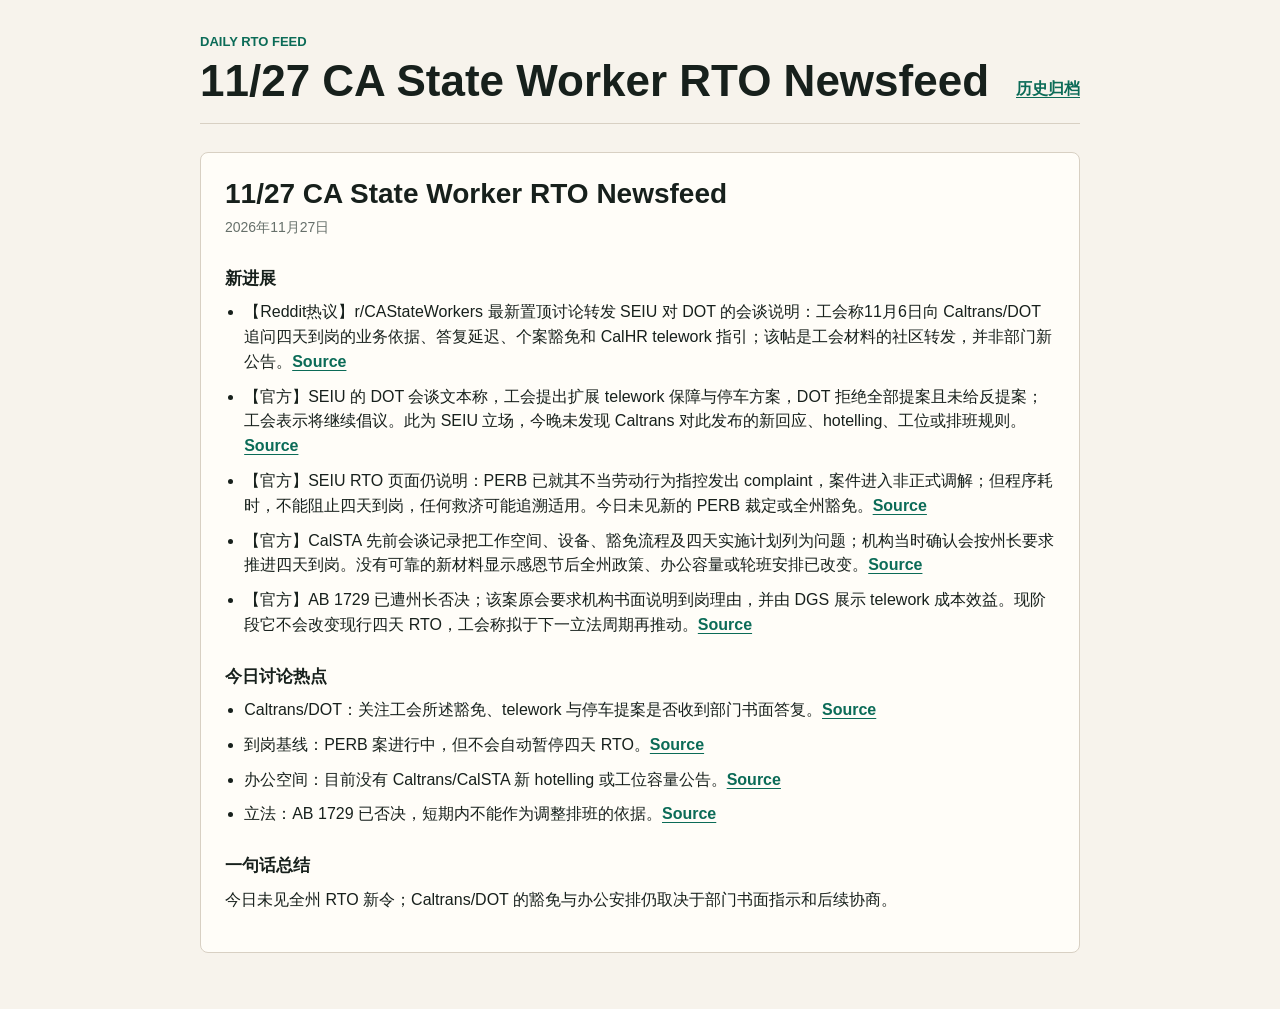
<file: docs/index.html>
<!doctype html>
<html lang="zh-CN">
  <head>
    <meta charset="utf-8">
    <meta name="viewport" content="width=device-width, initial-scale=1">
    <title>CA State Worker RTO Newsfeed</title>
    <link rel="stylesheet" href="styles.css">
  </head>
  <body>
    <main class="page">
      <header class="topbar">
        <div>
          <p class="eyebrow">Daily RTO Feed</p>
          <h1 id="page-title">CA State Worker RTO Newsfeed</h1>
        </div>
        <a class="archive-link" href="archive.html">历史归档</a>
      </header>

      <article id="latest" class="brief" aria-live="polite">
        <p class="loading">加载中...</p>
      </article>
    </main>

    <script src="briefs-data.js"></script>
    <script src="render.js"></script>
  </body>
</html>
</file>
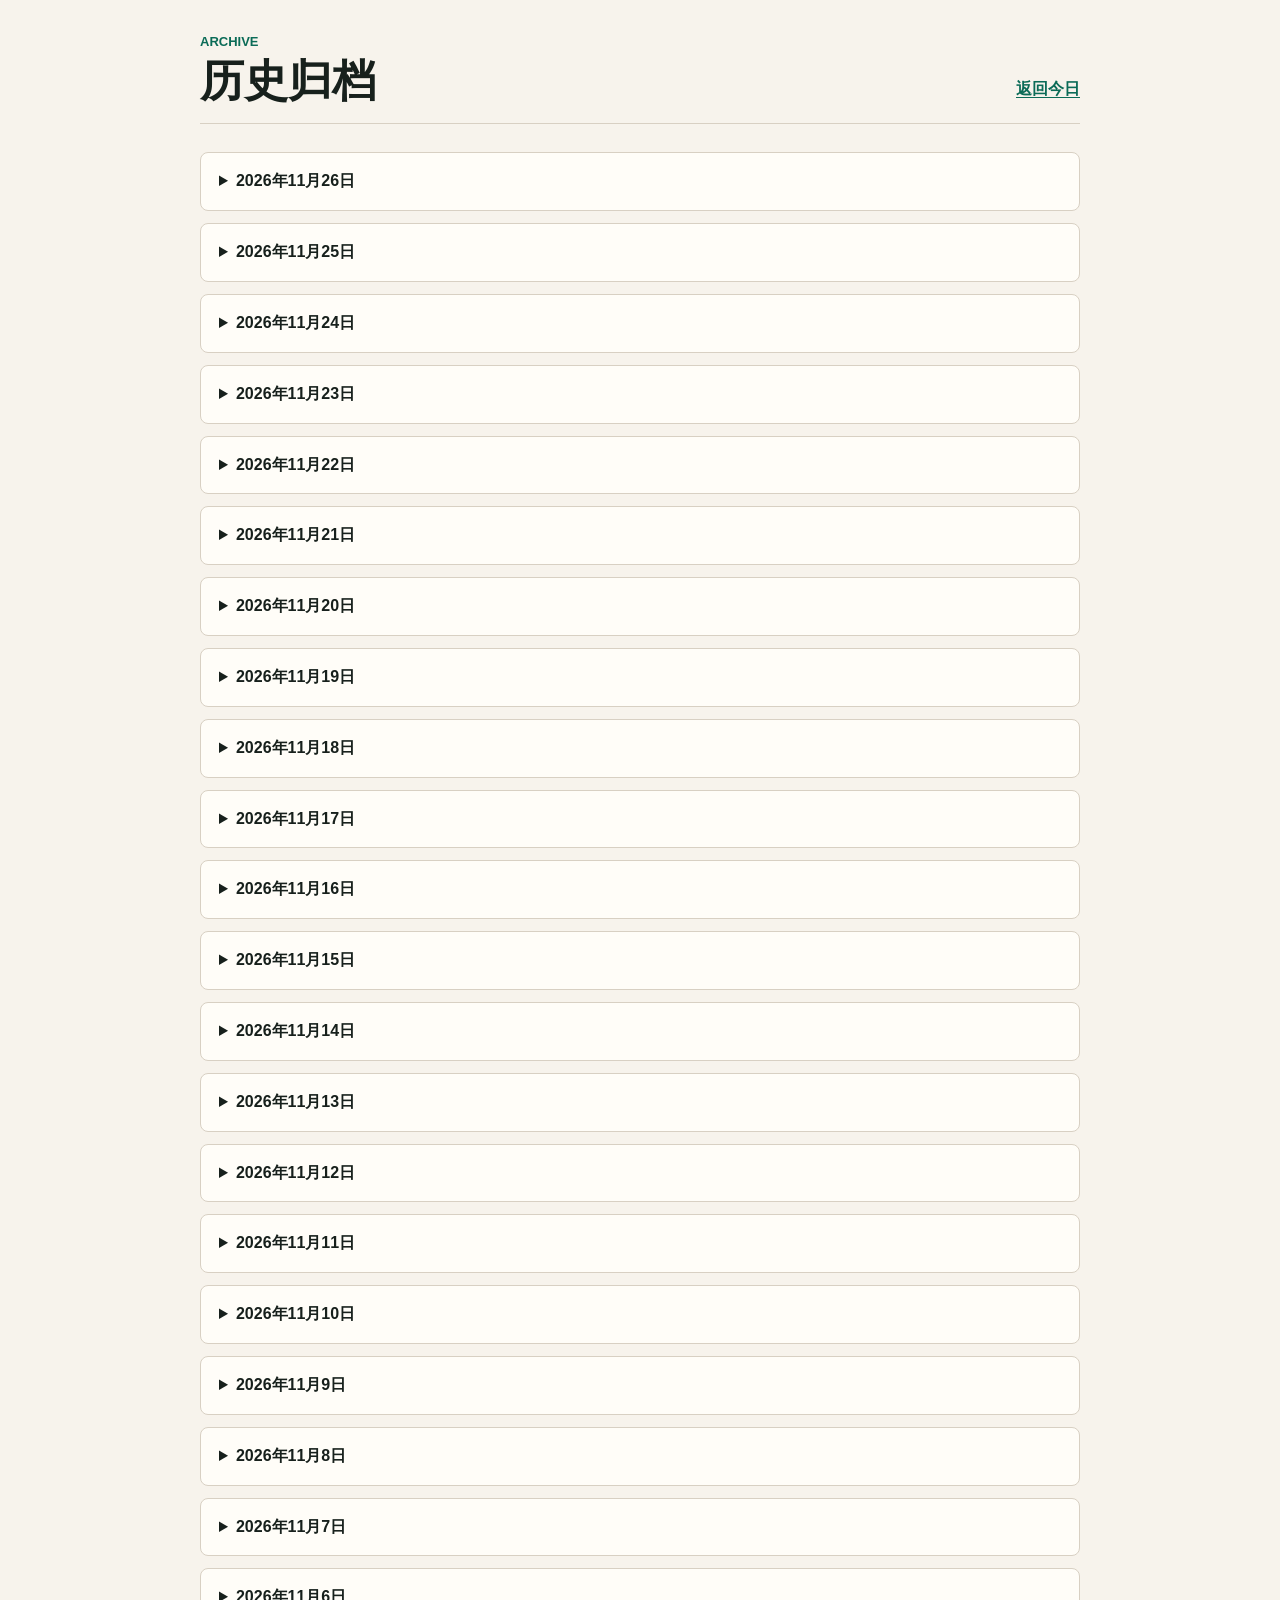
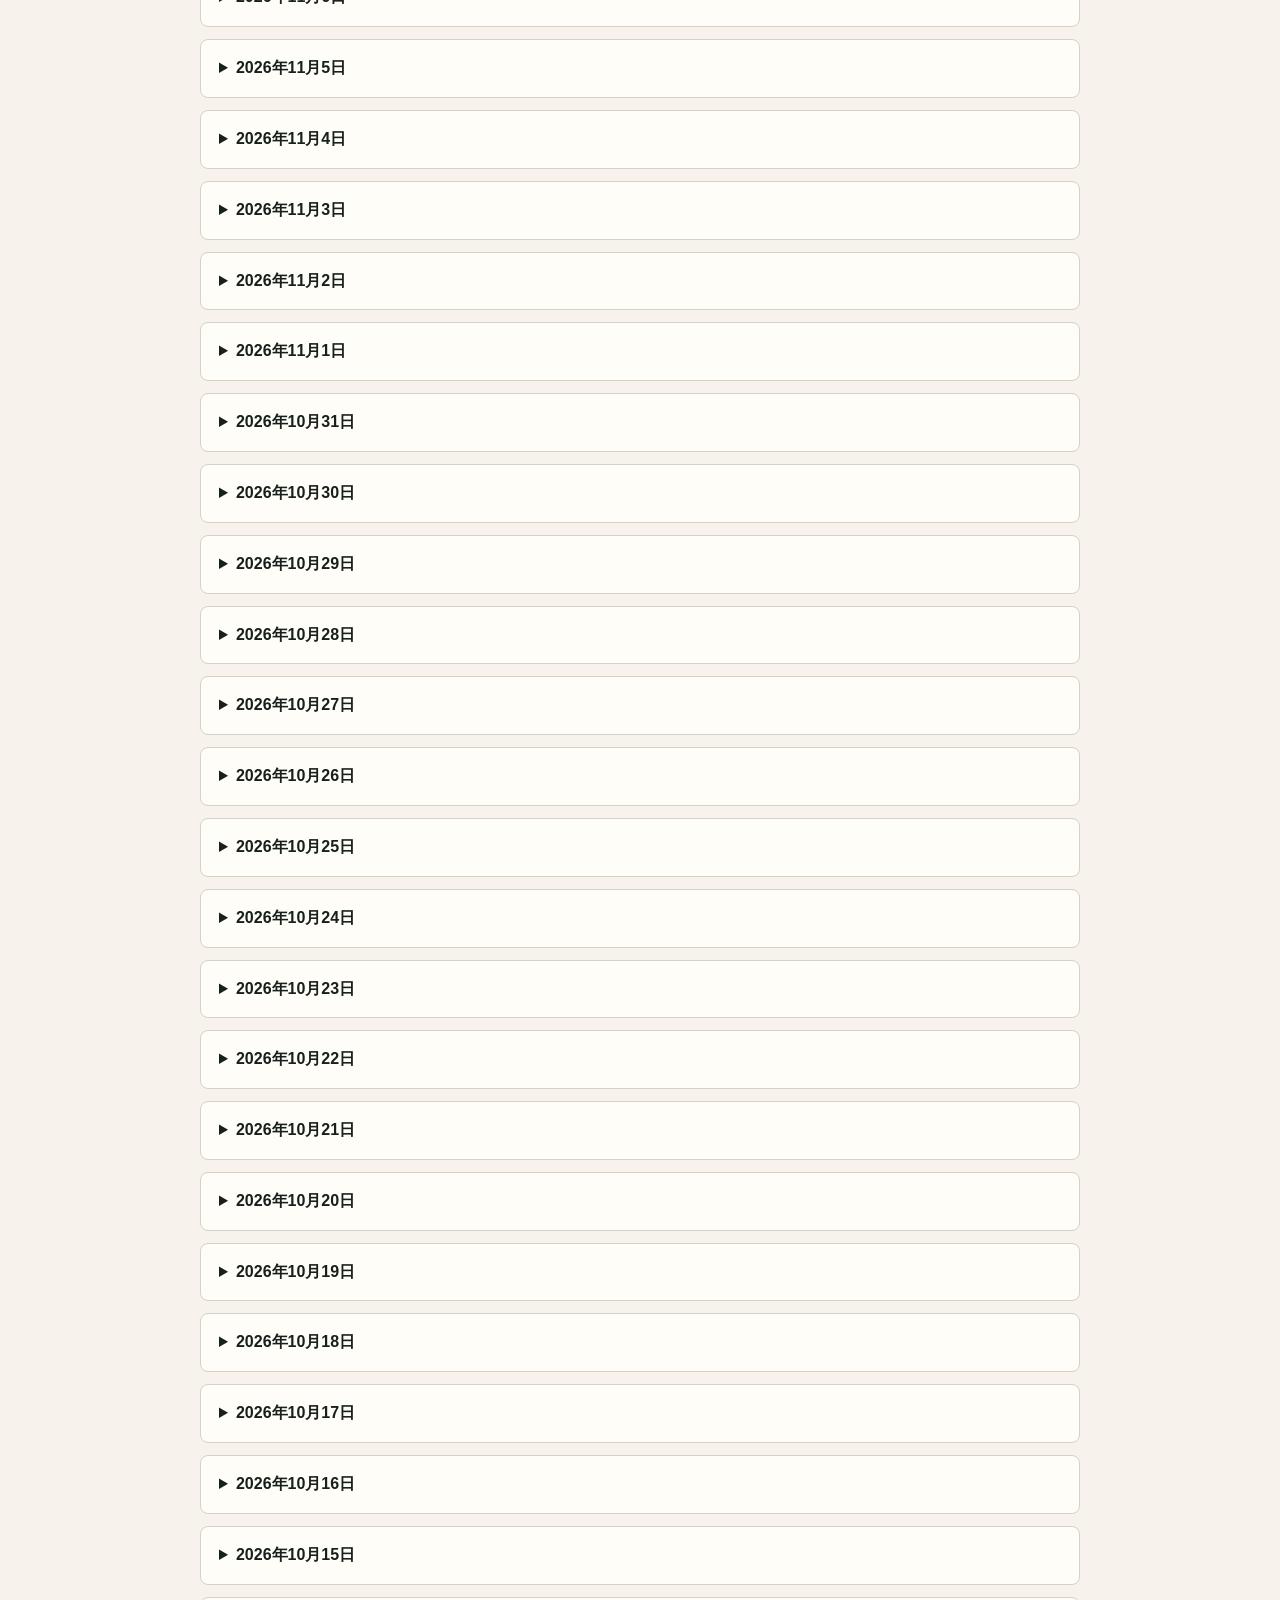
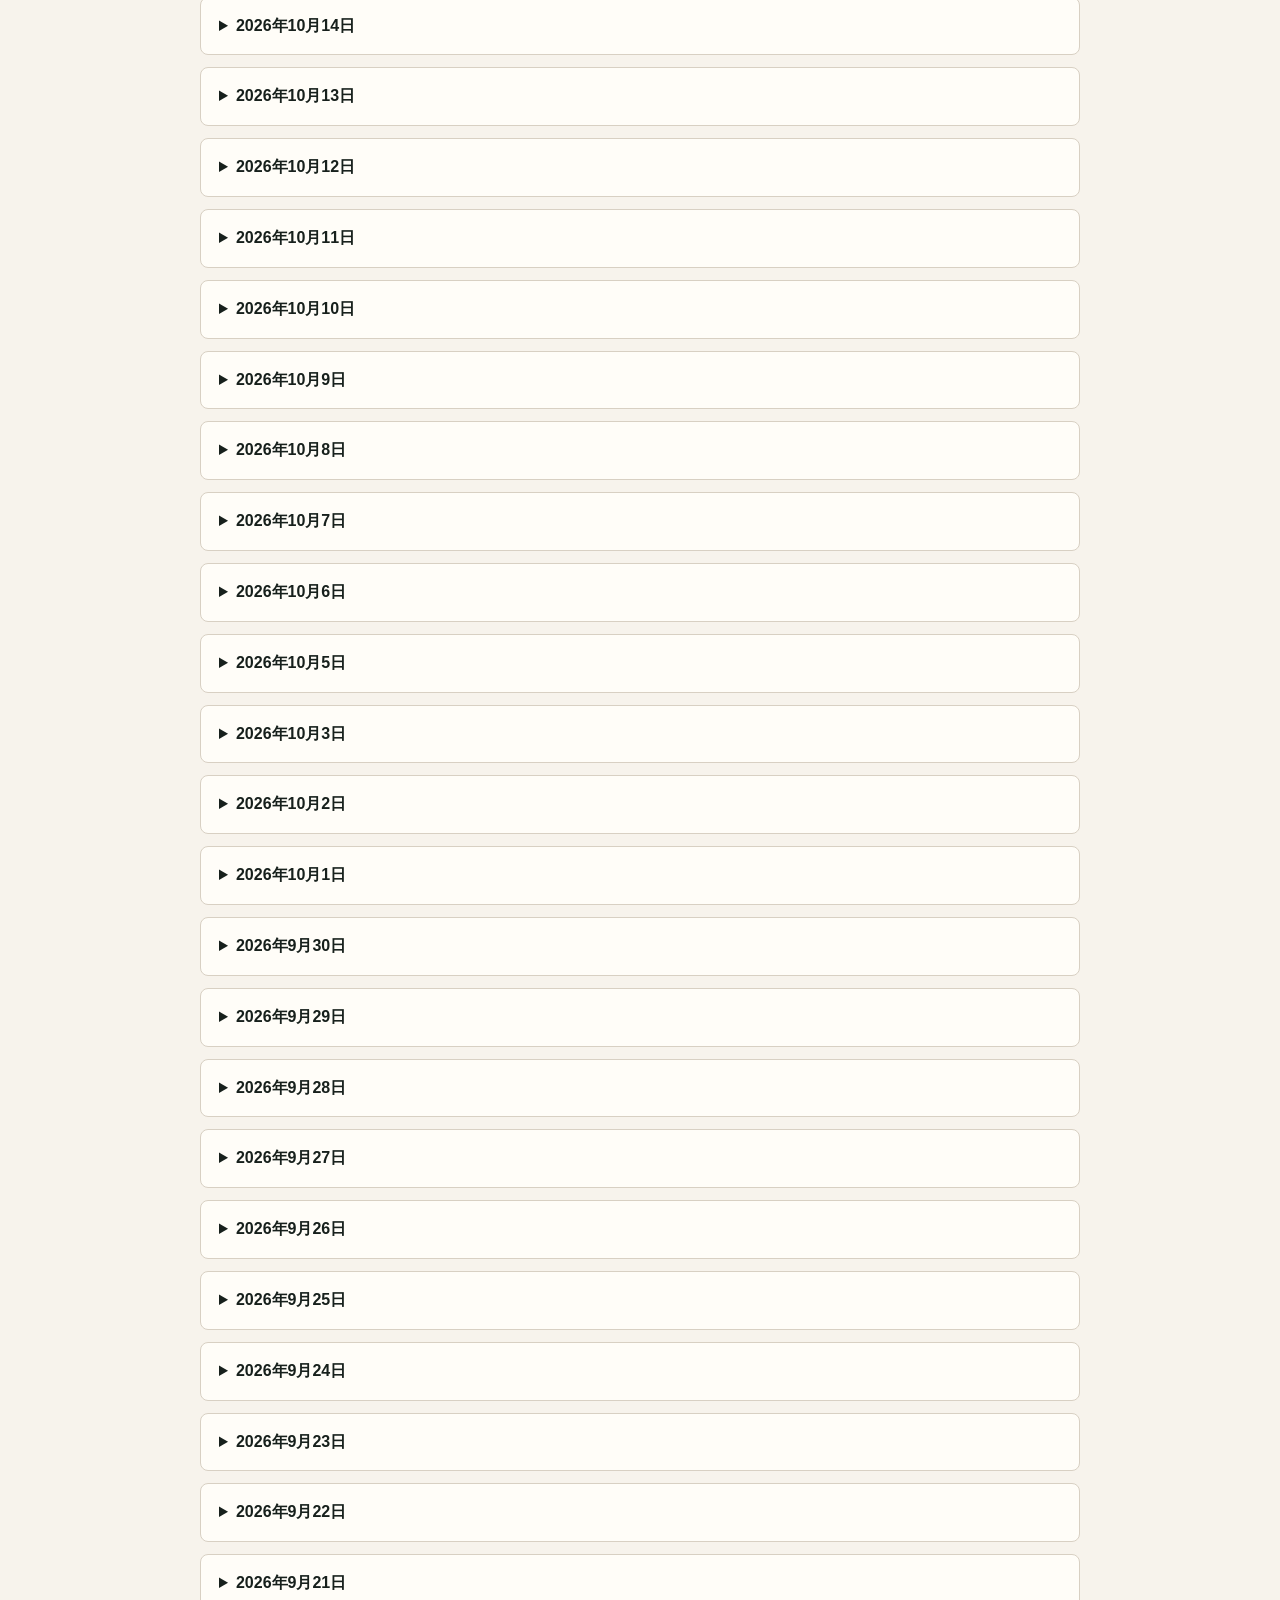
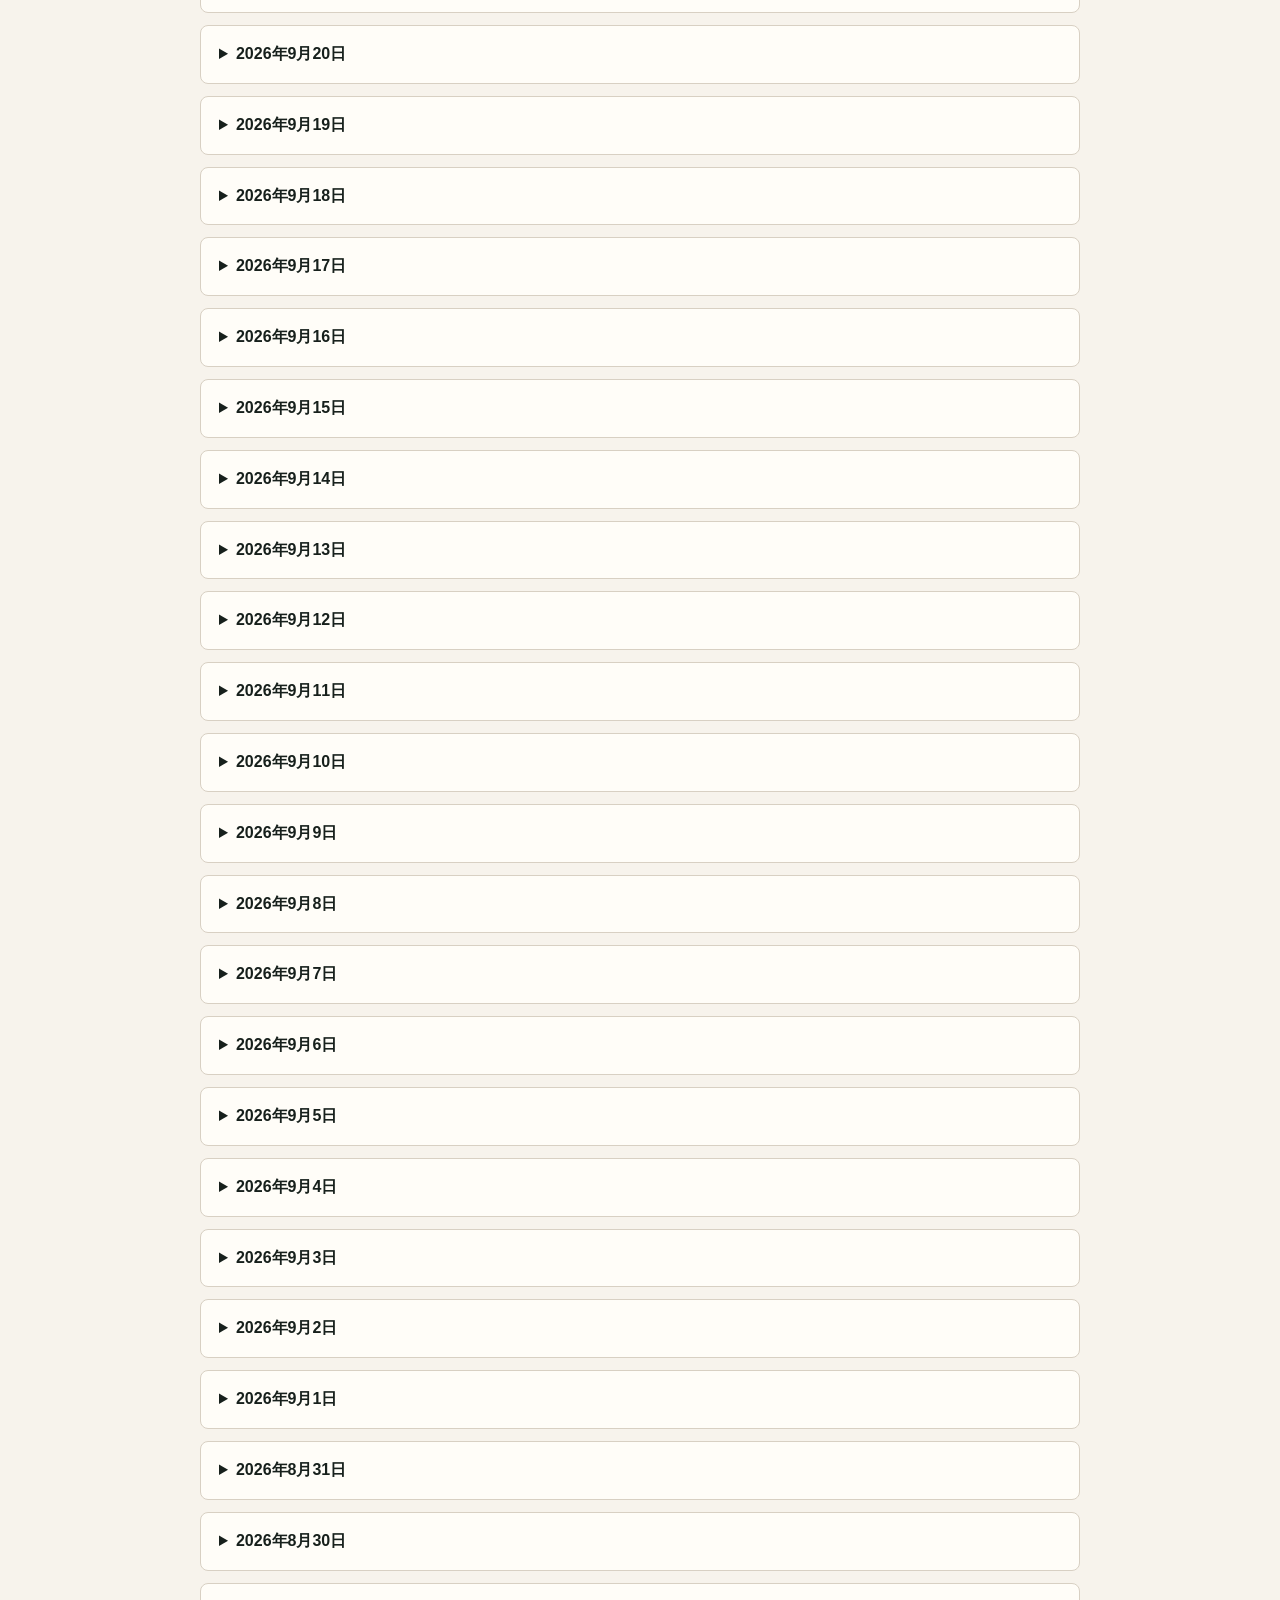
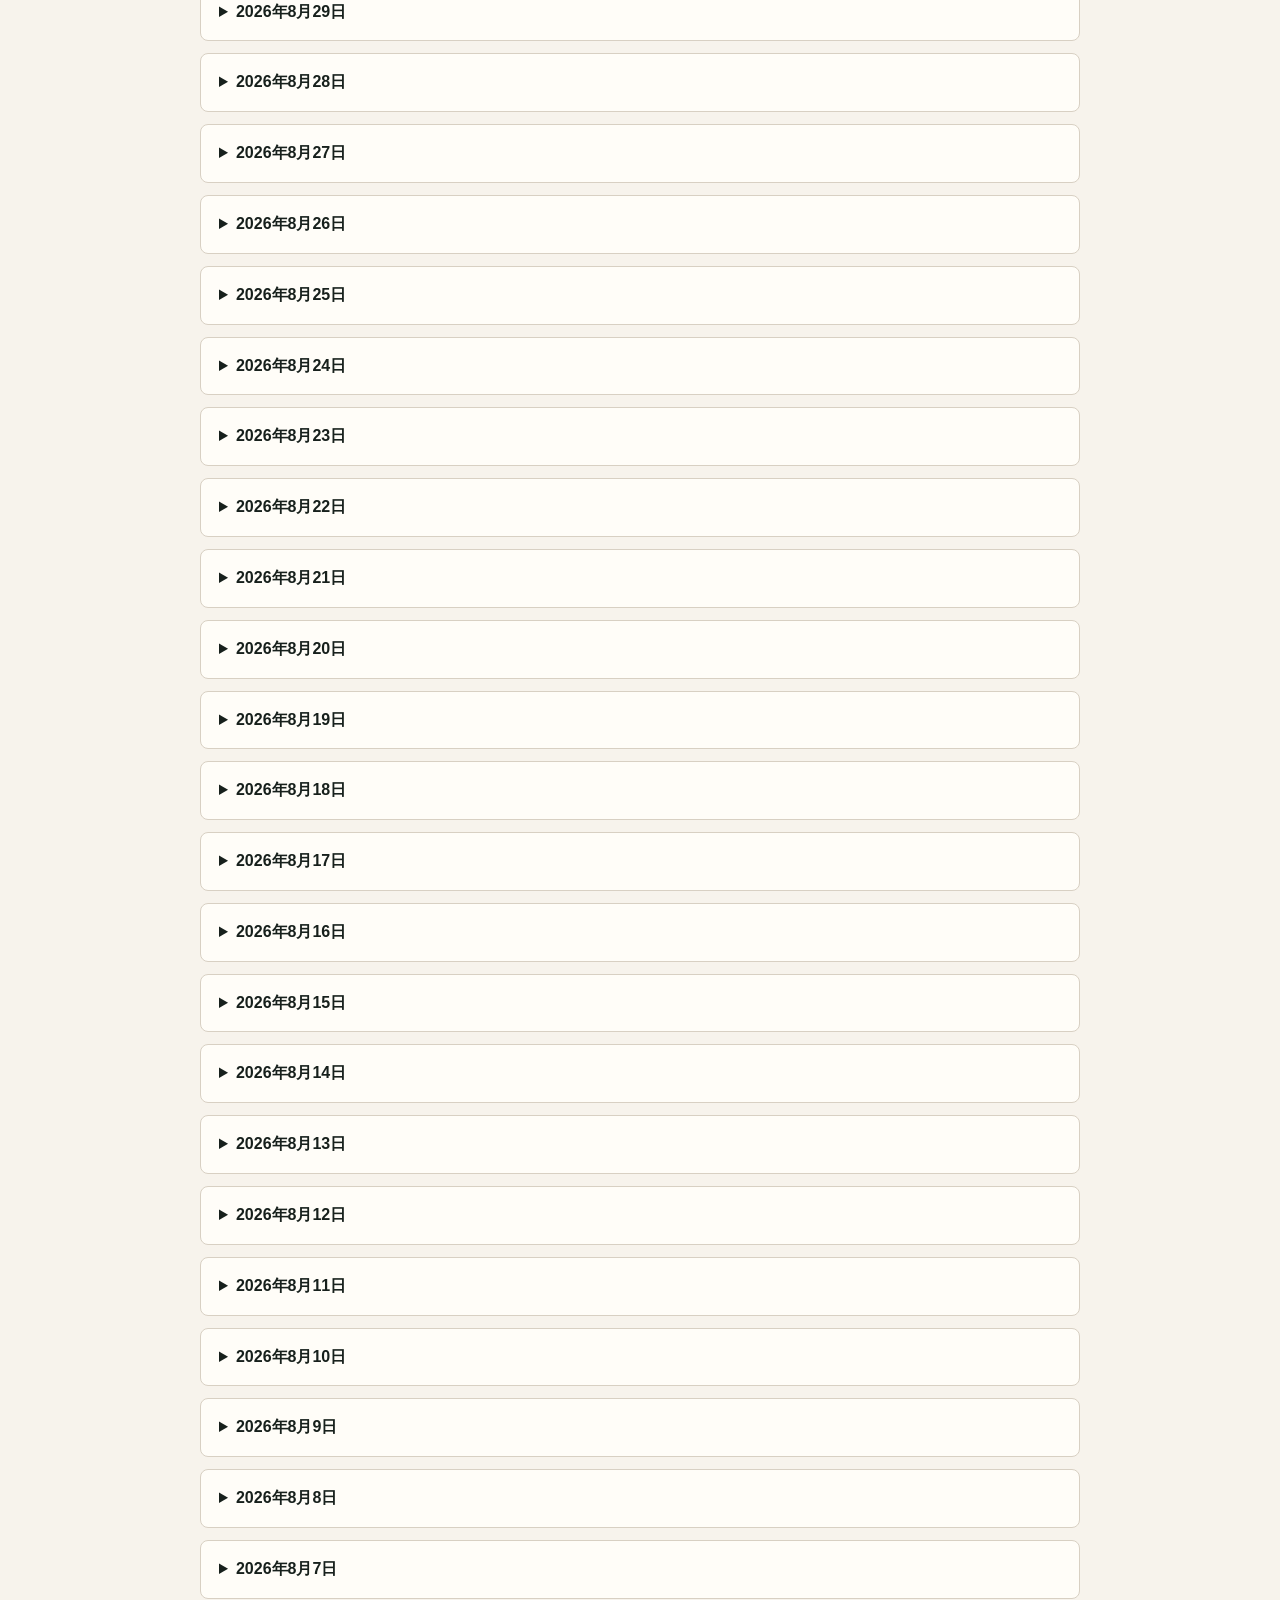
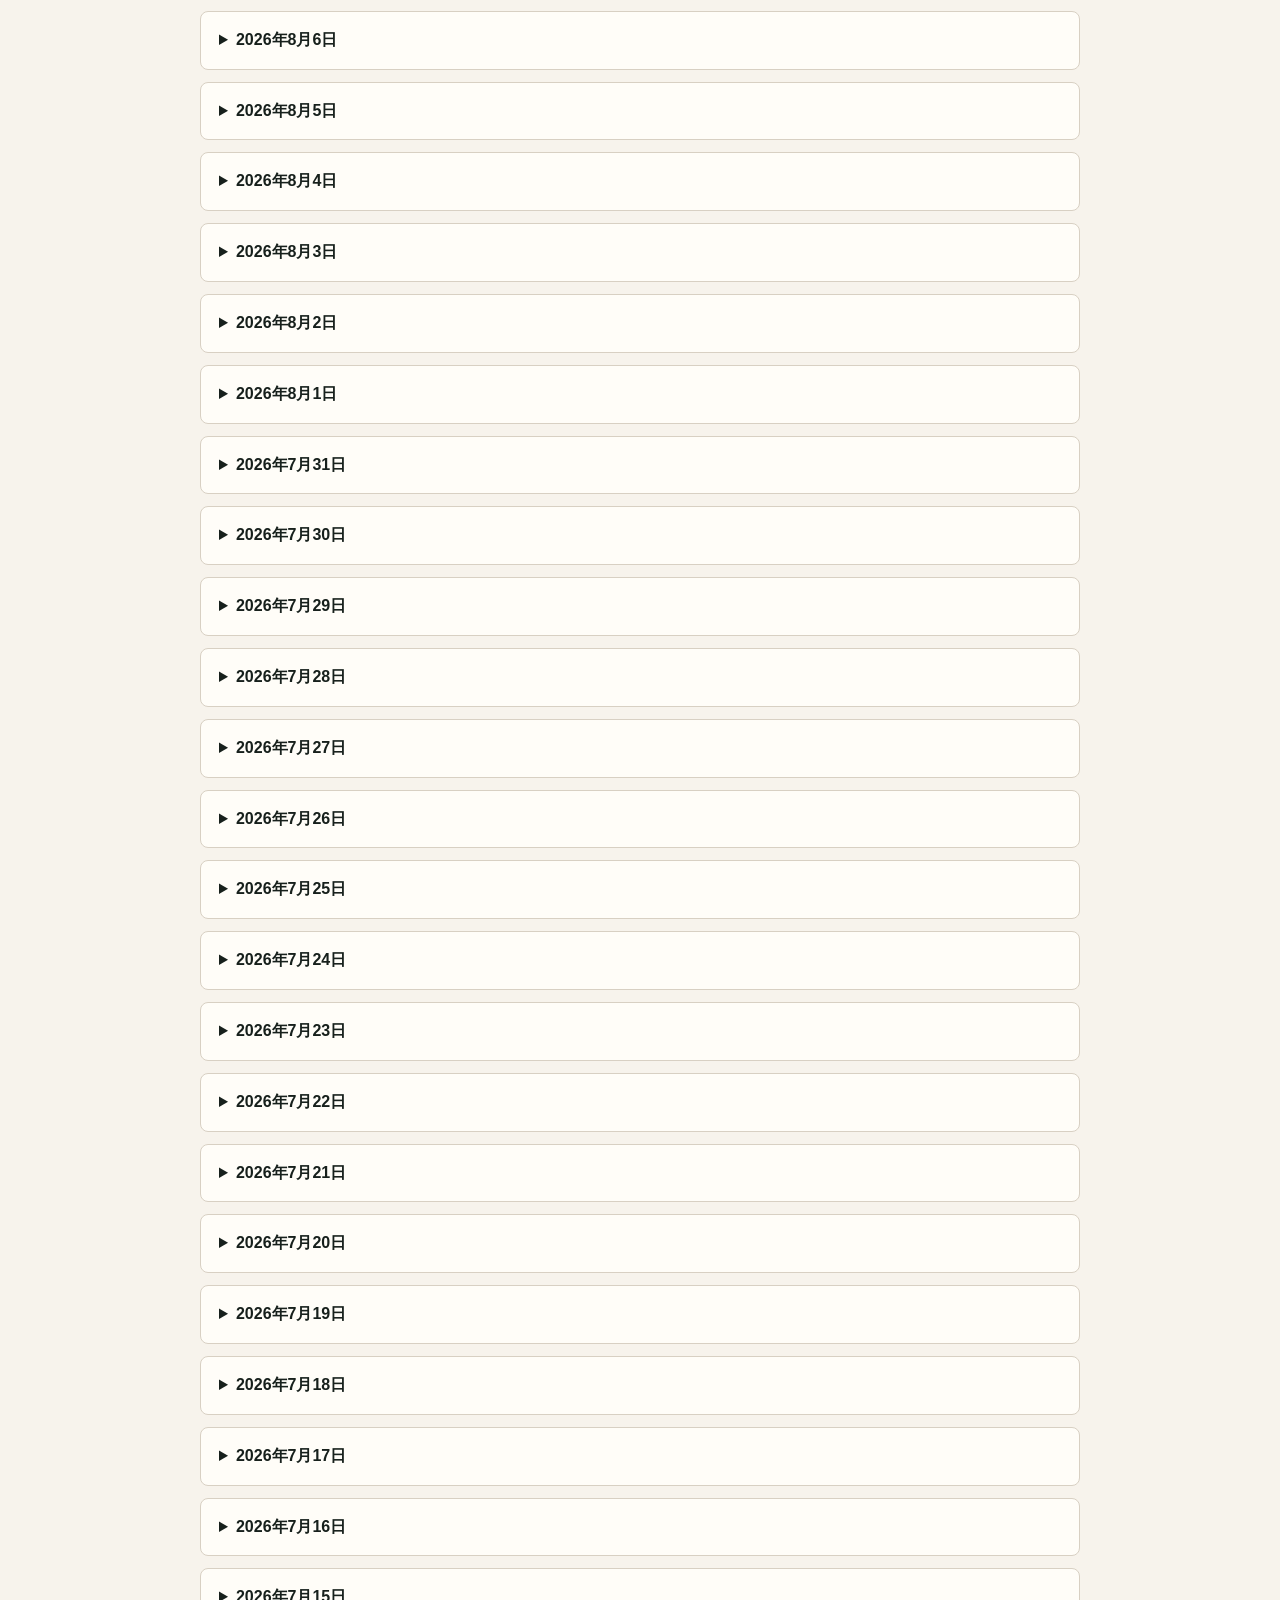
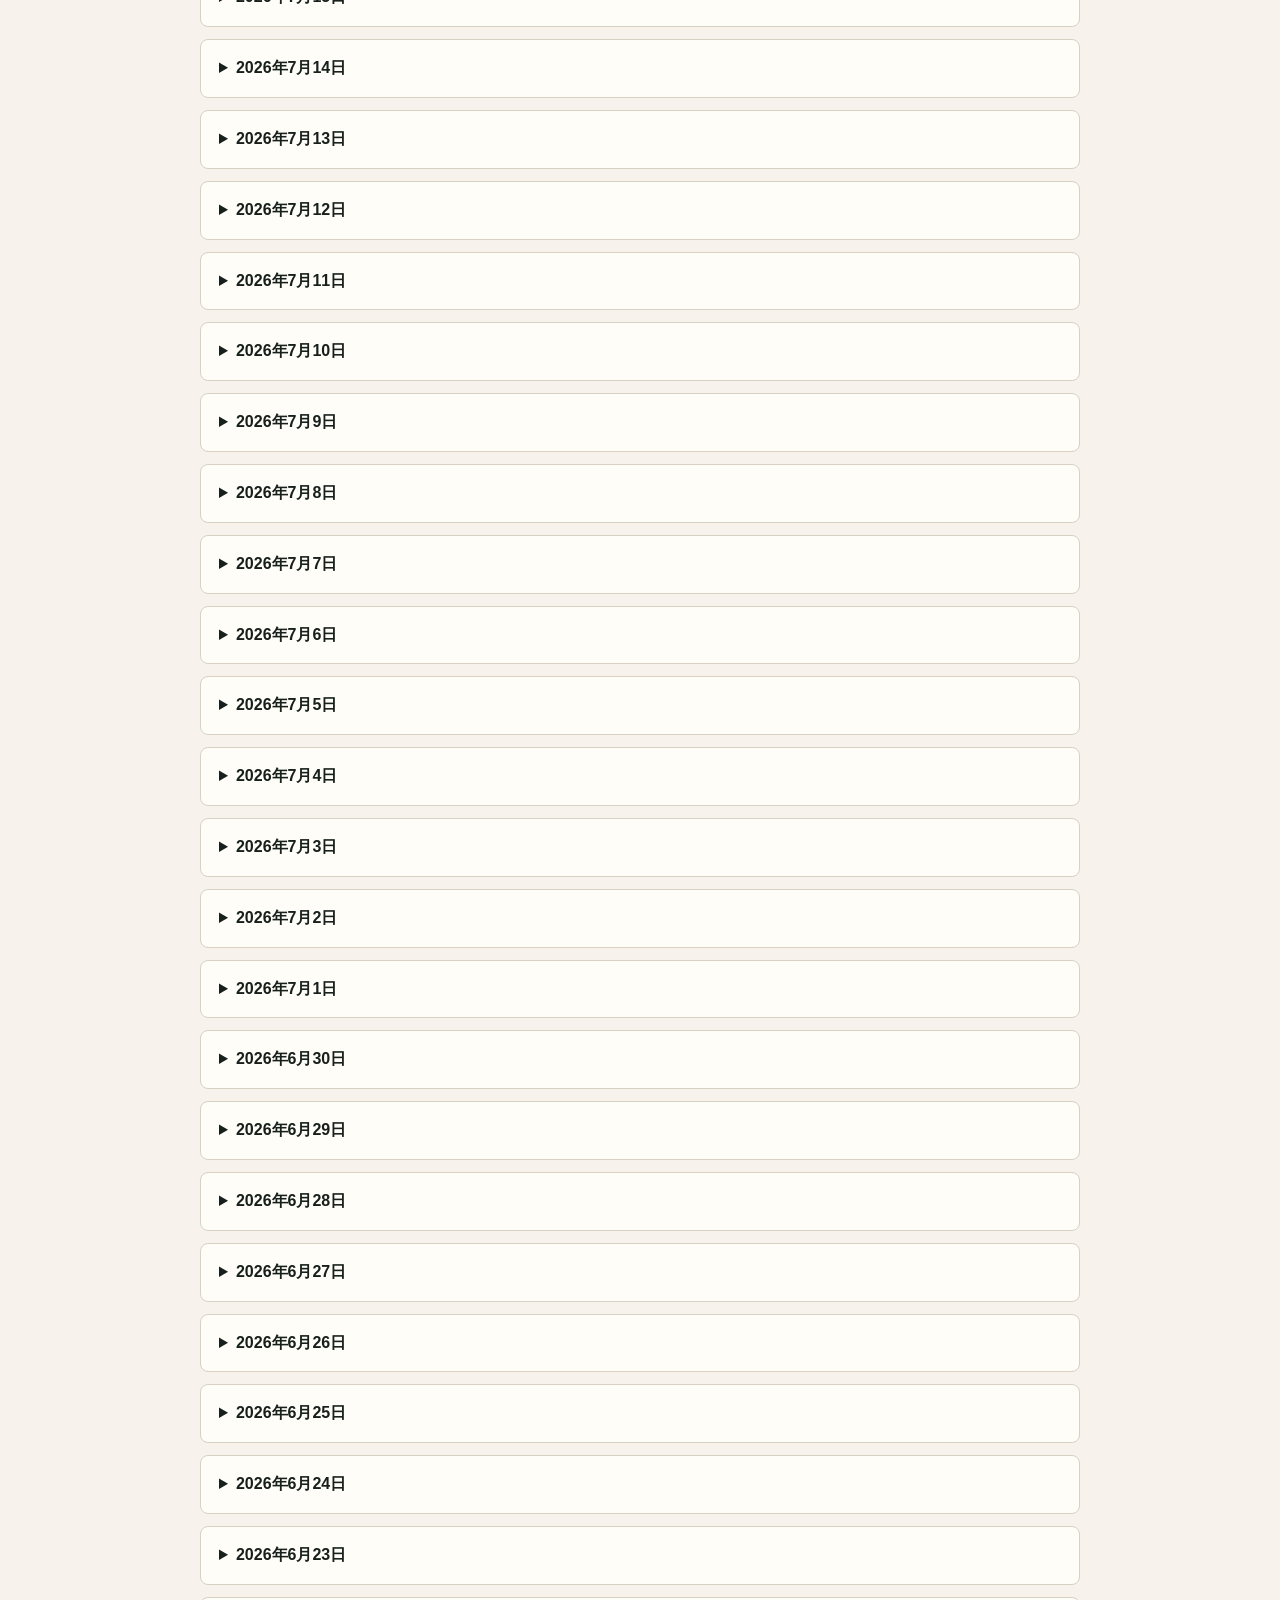
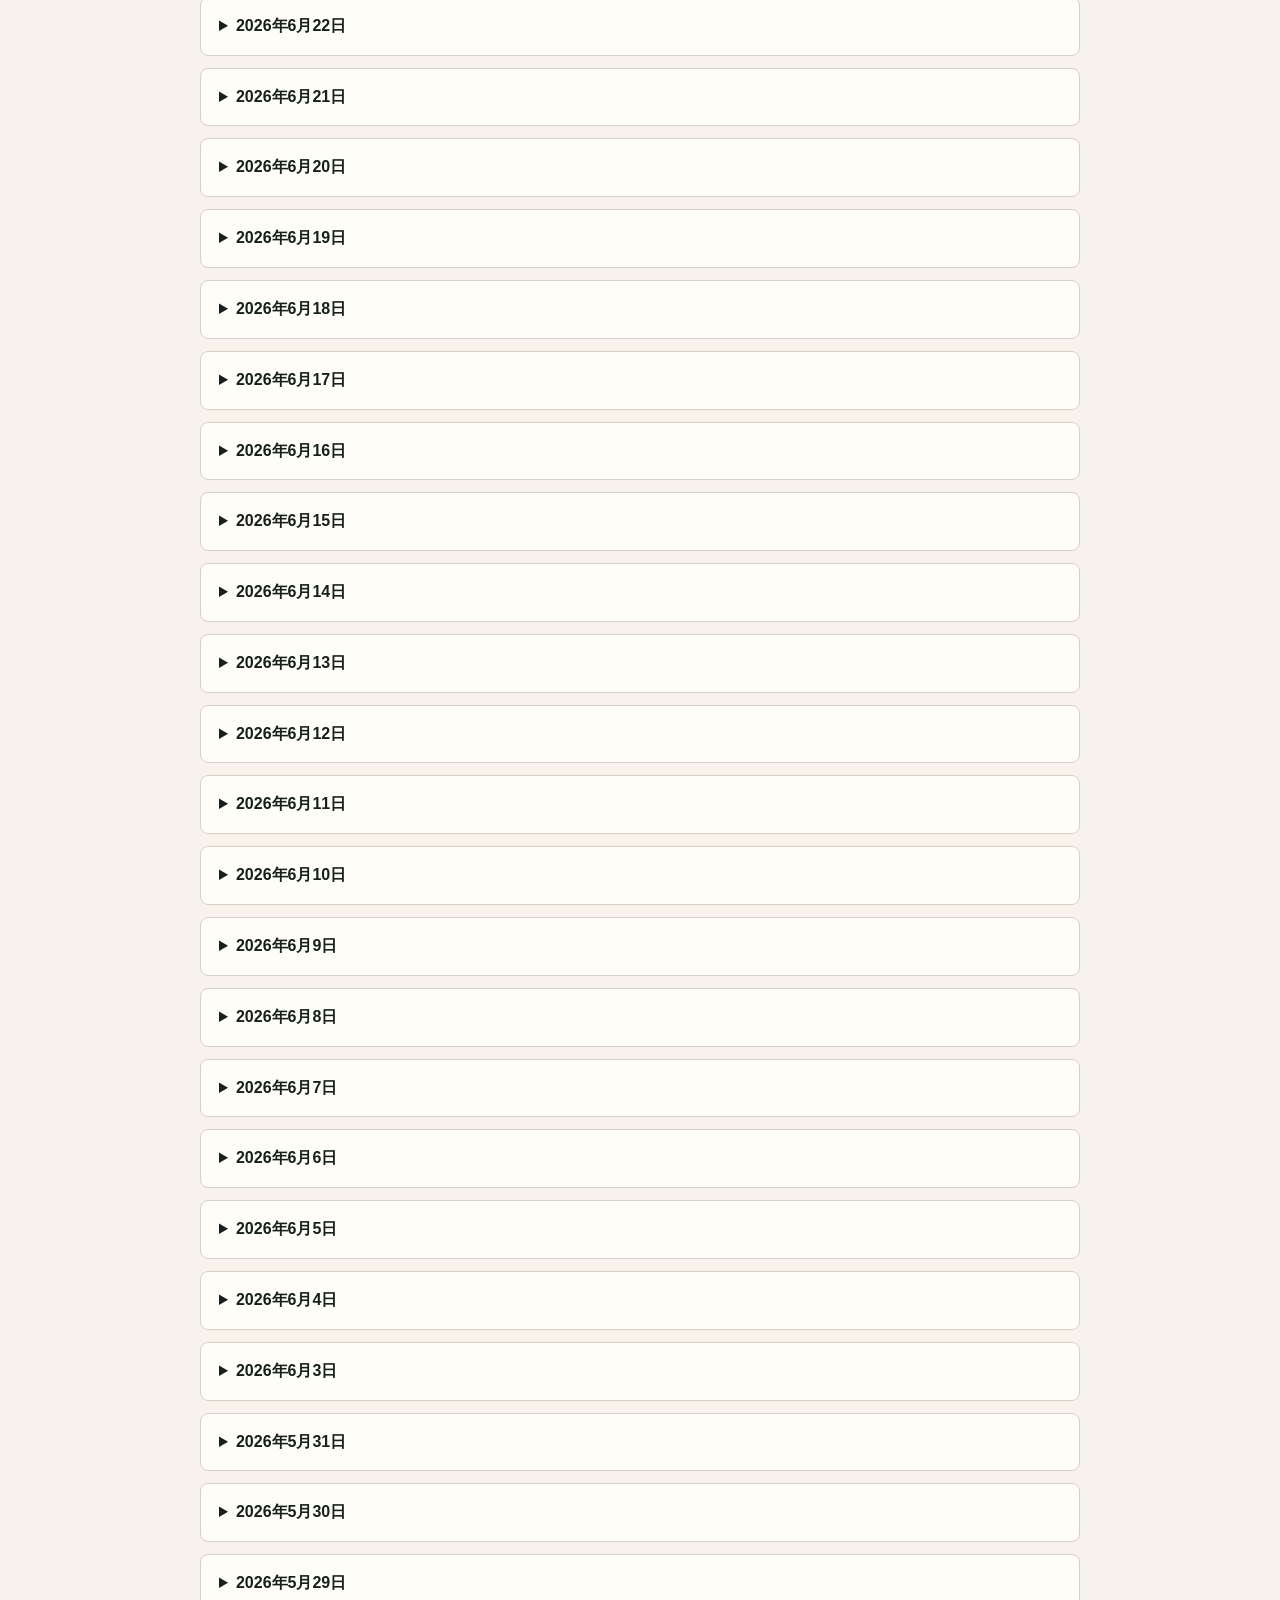
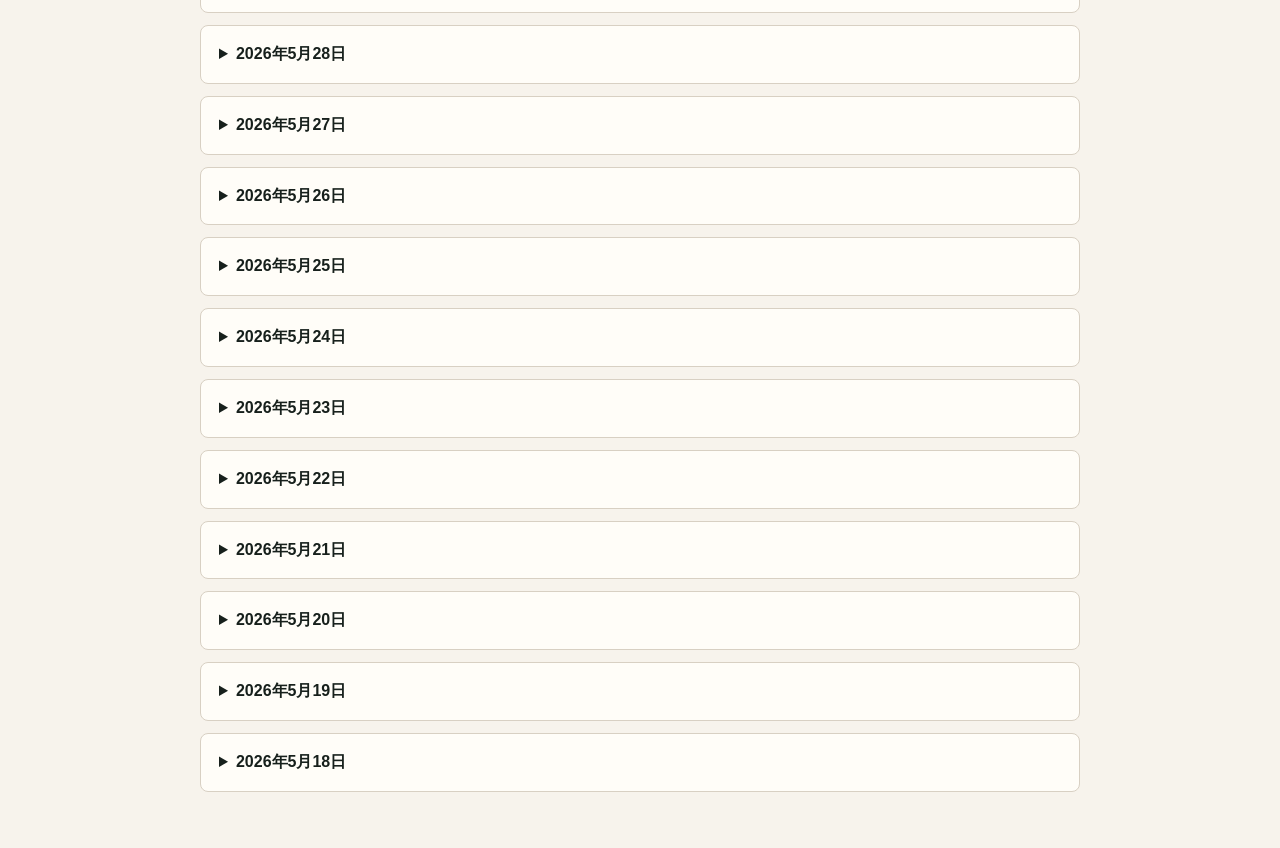
<file: docs/archive.html>
<!doctype html>
<html lang="zh-CN">
  <head>
    <meta charset="utf-8">
    <meta name="viewport" content="width=device-width, initial-scale=1">
    <title>历史归档 - CA State Worker RTO 情报</title>
    <link rel="stylesheet" href="styles.css">
  </head>
  <body>
    <main class="page">
      <header class="topbar">
        <div>
          <p class="eyebrow">Archive</p>
          <h1>历史归档</h1>
        </div>
        <a class="archive-link" href="index.html">返回今日</a>
      </header>

      <section id="archive" class="archive-list" aria-live="polite">
        <p class="loading">加载中...</p>
      </section>
    </main>

    <script src="briefs-data.js"></script>
    <script src="render.js"></script>
  </body>
</html>
</file>
<file: docs/styles.css>
:root {
  color-scheme: light;
  --bg: #f7f3ec;
  --ink: #17201c;
  --muted: #66706a;
  --line: #d8d0c3;
  --accent: #0b6b57;
  --paper: #fffdf8;
}

* {
  box-sizing: border-box;
}

body {
  margin: 0;
  background: var(--bg);
  color: var(--ink);
  font-family: -apple-system, BlinkMacSystemFont, "Segoe UI", sans-serif;
  line-height: 1.55;
}

.page {
  width: min(880px, calc(100% - 32px));
  margin: 0 auto;
  padding: 32px 0 56px;
}

.topbar {
  display: flex;
  align-items: flex-end;
  justify-content: space-between;
  gap: 20px;
  padding-bottom: 18px;
  border-bottom: 1px solid var(--line);
}

.eyebrow {
  margin: 0 0 4px;
  color: var(--accent);
  font-size: 13px;
  font-weight: 700;
  letter-spacing: 0;
  text-transform: uppercase;
}

h1,
h2,
h3,
p {
  margin-top: 0;
}

h1 {
  margin-bottom: 0;
  font-size: clamp(28px, 4vw, 44px);
  line-height: 1.12;
}

h2 {
  margin-bottom: 4px;
  font-size: 28px;
  line-height: 1.2;
}

h3 {
  margin: 26px 0 8px;
  font-size: 17px;
}

time {
  color: var(--muted);
  font-size: 14px;
}

.archive-link,
a {
  color: var(--accent);
  font-weight: 700;
  text-decoration-thickness: 1px;
  text-underline-offset: 3px;
}

.archive-link {
  flex: 0 0 auto;
  padding-bottom: 4px;
}

.brief {
  margin-top: 28px;
  padding: 24px;
  background: var(--paper);
  border: 1px solid var(--line);
  border-radius: 8px;
}

ul {
  margin: 0;
  padding-left: 1.2rem;
}

li + li {
  margin-top: 10px;
}

.loading {
  color: var(--muted);
}

.archive-list {
  margin-top: 28px;
}

.archive-item {
  background: var(--paper);
  border: 1px solid var(--line);
  border-radius: 8px;
}

.archive-item + .archive-item {
  margin-top: 12px;
}

.archive-item summary {
  cursor: pointer;
  padding: 16px 18px;
  font-weight: 800;
}

.archive-item .brief {
  margin-top: 0;
  border: 0;
  border-top: 1px solid var(--line);
  border-radius: 0 0 8px 8px;
}

@media (max-width: 640px) {
  .topbar {
    align-items: flex-start;
    flex-direction: column;
  }

  .brief {
    padding: 18px;
  }
}
</file>
